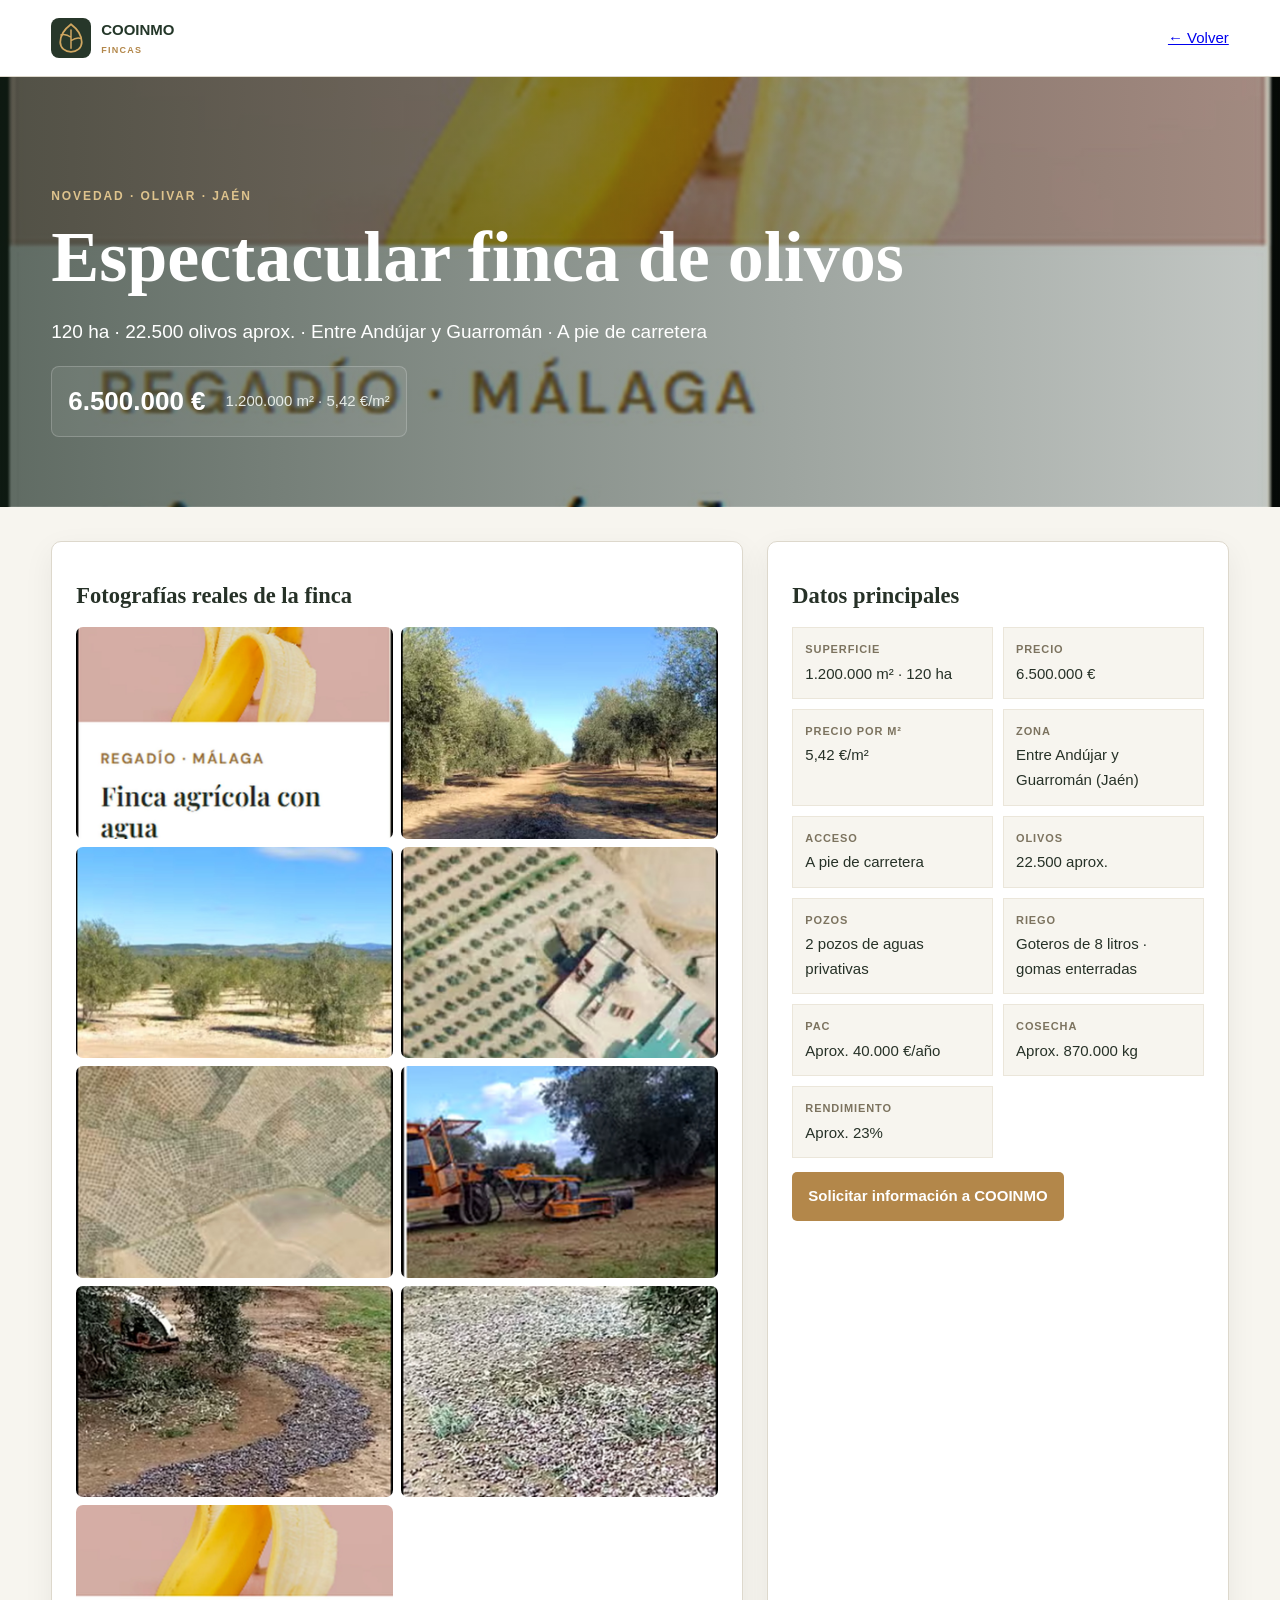
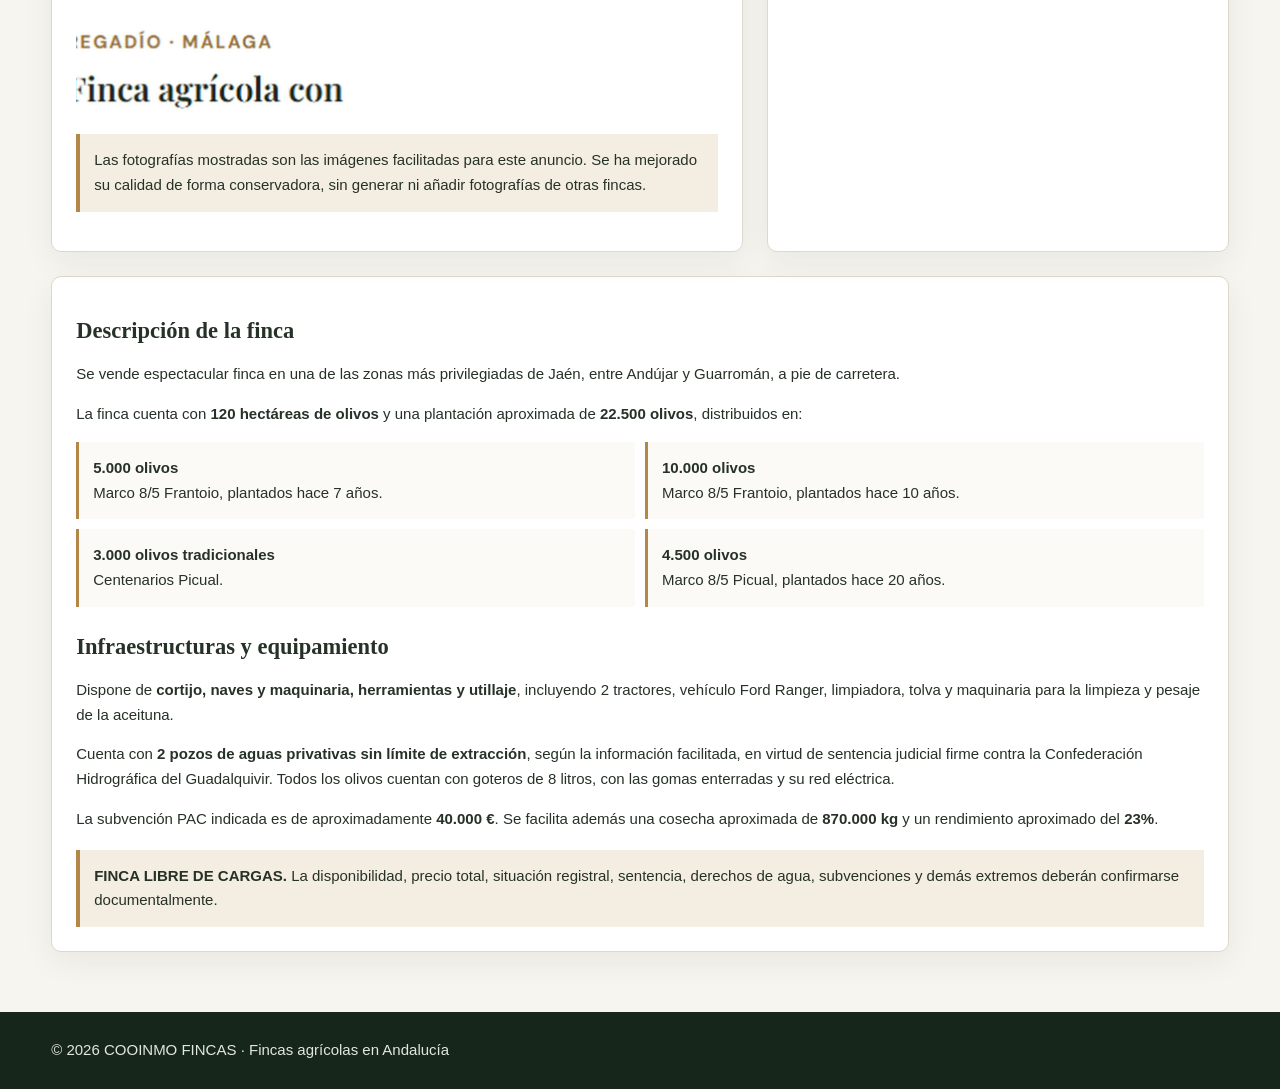
<file: finca-120ha-jaen.html>
<!doctype html>
<html lang="es"><head><meta charset="utf-8"><meta name="viewport" content="width=device-width,initial-scale=1">
<meta name="description" content="Espectacular finca de olivos de 120 ha entre Andújar y Guarromán, Jaén. 22.500 olivos, 2 pozos, cortijo, naves, maquinaria y riego por goteo.">
<title>Espectacular finca de olivos · Andújar–Guarromán · COOINMO FINCAS</title>
<link rel="icon" href="assets/logo.svg">
<style>
:root{--g:#243729;--g2:#17261b;--gold:#b3874a;--cream:#f7f5ef;--line:#ddd8cc}
*{box-sizing:border-box}body{margin:0;background:var(--cream);color:#263127;font:15px/1.65 Arial,sans-serif}.wrap{width:min(1180px,92%);margin:auto}
header{background:#fff;border-bottom:1px solid var(--line)}.nav{min-height:76px;display:flex;align-items:center;justify-content:space-between}.brand{display:flex;align-items:center;gap:10px;color:var(--g);font-weight:700;text-decoration:none}.brand img{width:40px}.brand small{display:block;color:var(--gold);font-size:9px;letter-spacing:.14em}
.hero{background-image:linear-gradient(90deg,rgba(20,37,25,.68),rgba(20,37,25,.25)),url('jaen-120ha-cover.jpg');background-size:cover;background-position:center;color:#fff;padding:110px 0 70px}.eyebrow{color:#dec38d;text-transform:uppercase;letter-spacing:.16em;font-weight:700;font-size:12px}
h1,h2{font-family:Georgia,serif;line-height:1.08}.hero h1{font-size:clamp(42px,6vw,72px);margin:12px 0}.hero p{font-size:19px;max-width:880px}.price{display:inline-flex;gap:20px;align-items:center;flex-wrap:wrap;background:#ffffff12;border:1px solid #ffffff33;padding:13px 16px;border-radius:8px}.price b{font-size:26px}.price span{color:#e7ece7}
.content{padding:34px 0 60px}.grid{display:grid;grid-template-columns:1.2fr .8fr;gap:24px}.card{background:#fff;border:1px solid var(--line);border-radius:10px;overflow:hidden;box-shadow:0 10px 30px #13221810}.pad{padding:24px}
.photos{display:grid;grid-template-columns:repeat(2,1fr);gap:8px}.photos img{width:100%;aspect-ratio:1.5;object-fit:cover;border-radius:7px;display:block;cursor:pointer}
.facts{display:grid;grid-template-columns:1fr 1fr;gap:10px}.fact{background:var(--cream);border:1px solid #ebe6da;padding:12px}.fact b{display:block;font-size:11px;text-transform:uppercase;letter-spacing:.08em;color:#7c735f;margin-bottom:3px}
.bullets{display:grid;grid-template-columns:repeat(2,1fr);gap:10px}.bullet{padding:14px;border-left:3px solid var(--gold);background:#fbfaf7}.note{margin-top:18px;background:#f4eee2;border-left:4px solid var(--gold);padding:14px}
.btn{display:inline-block;background:var(--gold);color:#fff;text-decoration:none;padding:12px 16px;border-radius:5px;font-weight:700;margin-top:14px}.lightbox{position:fixed;inset:0;background:#0c1510e6;display:none;align-items:center;justify-content:center;padding:20px;z-index:99}.lightbox.open{display:flex}.lightbox img{max-width:95vw;max-height:88vh;object-fit:contain;border-radius:8px}.close{position:fixed;top:16px;right:20px;background:#fff;border:0;border-radius:50%;width:42px;height:42px;font-size:25px;cursor:pointer}
footer{background:var(--g2);color:#e1e6df;padding:26px 0}@media(max-width:900px){.grid{grid-template-columns:1fr}.photos{grid-template-columns:1fr}.facts{grid-template-columns:1fr}.bullets{grid-template-columns:1fr}}
</style></head><body>
<header><div class="wrap nav"><a class="brand" href="index.html"><img src="assets/logo.svg" alt="COOINMO"><span>COOINMO<small>FINCAS</small></span></a><a href="index.html">← Volver</a></div></header>
<section class="hero"><div class="wrap"><div class="eyebrow">NOVEDAD · OLIVAR · JAÉN</div>
<h1>Espectacular finca de olivos</h1><p>120 ha · 22.500 olivos aprox. · Entre Andújar y Guarromán · A pie de carretera</p>
<div class="price"><b>6.500.000 €</b><span>1.200.000 m² · 5,42 €/m²</span></div></div></section>
<main class="content wrap"><div class="grid">
<section class="card"><div class="pad"><h2>Fotografías reales de la finca</h2><div class="photos">
<img src="jaen-120ha-01.jpg" alt="Olivar - fotografía 1"><img src="jaen-120ha-02.jpg" alt="Olivar - fotografía 2"><img src="jaen-120ha-03.jpg" alt="Vista aérea - fotografía 3"><img src="jaen-120ha-04.jpg" alt="Vista aérea - fotografía 4"><img src="jaen-120ha-05.jpg" alt="Maquinaria agrícola - fotografía 5"><img src="jaen-120ha-06.jpg" alt="Olivar - fotografía 6"><img src="jaen-120ha-07.jpg" alt="Olivar - fotografía 7"><img src="jaen-120ha-08.jpg" alt="Olivar - fotografía 8"><img src="jaen-120ha-cover.jpg" alt="Portada - fotografía 1 mejorada">
</div><p class="note">Las fotografías mostradas son las imágenes facilitadas para este anuncio. Se ha mejorado su calidad de forma conservadora, sin generar ni añadir fotografías de otras fincas.</p></div></section>
<aside class="card"><div class="pad"><h2>Datos principales</h2><div class="facts">
<div class="fact"><b>Superficie</b>1.200.000 m² · 120 ha</div><div class="fact"><b>Precio</b>6.500.000 €</div><div class="fact"><b>Precio por m²</b>5,42 €/m²</div><div class="fact"><b>Zona</b>Entre Andújar y Guarromán (Jaén)</div><div class="fact"><b>Acceso</b>A pie de carretera</div><div class="fact"><b>Olivos</b>22.500 aprox.</div><div class="fact"><b>Pozos</b>2 pozos de aguas privativas</div><div class="fact"><b>Riego</b>Goteros de 8 litros · gomas enterradas</div><div class="fact"><b>PAC</b>Aprox. 40.000 €/año</div><div class="fact"><b>Cosecha</b>Aprox. 870.000 kg</div><div class="fact"><b>Rendimiento</b>Aprox. 23%</div></div><a class="btn" href="index.html#contacto">Solicitar información a COOINMO</a></div></aside>
</div>
<section class="card" style="margin-top:24px"><div class="pad"><h2>Descripción de la finca</h2>
<p>Se vende espectacular finca en una de las zonas más privilegiadas de Jaén, entre Andújar y Guarromán, a pie de carretera.</p>
<p>La finca cuenta con <strong>120 hectáreas de olivos</strong> y una plantación aproximada de <strong>22.500 olivos</strong>, distribuidos en:</p>
<div class="bullets"><div class="bullet"><strong>5.000 olivos</strong><br>Marco 8/5 Frantoio, plantados hace 7 años.</div><div class="bullet"><strong>10.000 olivos</strong><br>Marco 8/5 Frantoio, plantados hace 10 años.</div><div class="bullet"><strong>3.000 olivos tradicionales</strong><br>Centenarios Picual.</div><div class="bullet"><strong>4.500 olivos</strong><br>Marco 8/5 Picual, plantados hace 20 años.</div></div>
<h2 style="margin-top:28px">Infraestructuras y equipamiento</h2>
<p>Dispone de <strong>cortijo, naves y maquinaria, herramientas y utillaje</strong>, incluyendo 2 tractores, vehículo Ford Ranger, limpiadora, tolva y maquinaria para la limpieza y pesaje de la aceituna.</p>
<p>Cuenta con <strong>2 pozos de aguas privativas sin límite de extracción</strong>, según la información facilitada, en virtud de sentencia judicial firme contra la Confederación Hidrográfica del Guadalquivir. Todos los olivos cuentan con goteros de 8 litros, con las gomas enterradas y su red eléctrica.</p>
<p>La subvención PAC indicada es de aproximadamente <strong>40.000 €</strong>. Se facilita además una cosecha aproximada de <strong>870.000 kg</strong> y un rendimiento aproximado del <strong>23%</strong>.</p>
<div class="note"><strong>FINCA LIBRE DE CARGAS.</strong> La disponibilidad, precio total, situación registral, sentencia, derechos de agua, subvenciones y demás extremos deberán confirmarse documentalmente.</div>
</div></section>
</main>
<div class="lightbox" id="lb"><button class="close" id="x">×</button><img id="big" alt="Fotografía ampliada"></div>
<footer><div class="wrap">© 2026 COOINMO FINCAS · Fincas agrícolas en Andalucía</div></footer>
<script>document.querySelectorAll('.photos img').forEach(img=>img.onclick=()=>{document.getElementById('big').src=img.src;document.getElementById('lb').classList.add('open')});function closeLb(){document.getElementById('lb').classList.remove('open')}document.getElementById('x').onclick=closeLb;document.getElementById('lb').onclick=e=>{if(e.target.id==='lb')closeLb()};document.addEventListener('keydown',e=>{if(e.key==='Escape')closeLb()});</script>
</body></html>
</file>
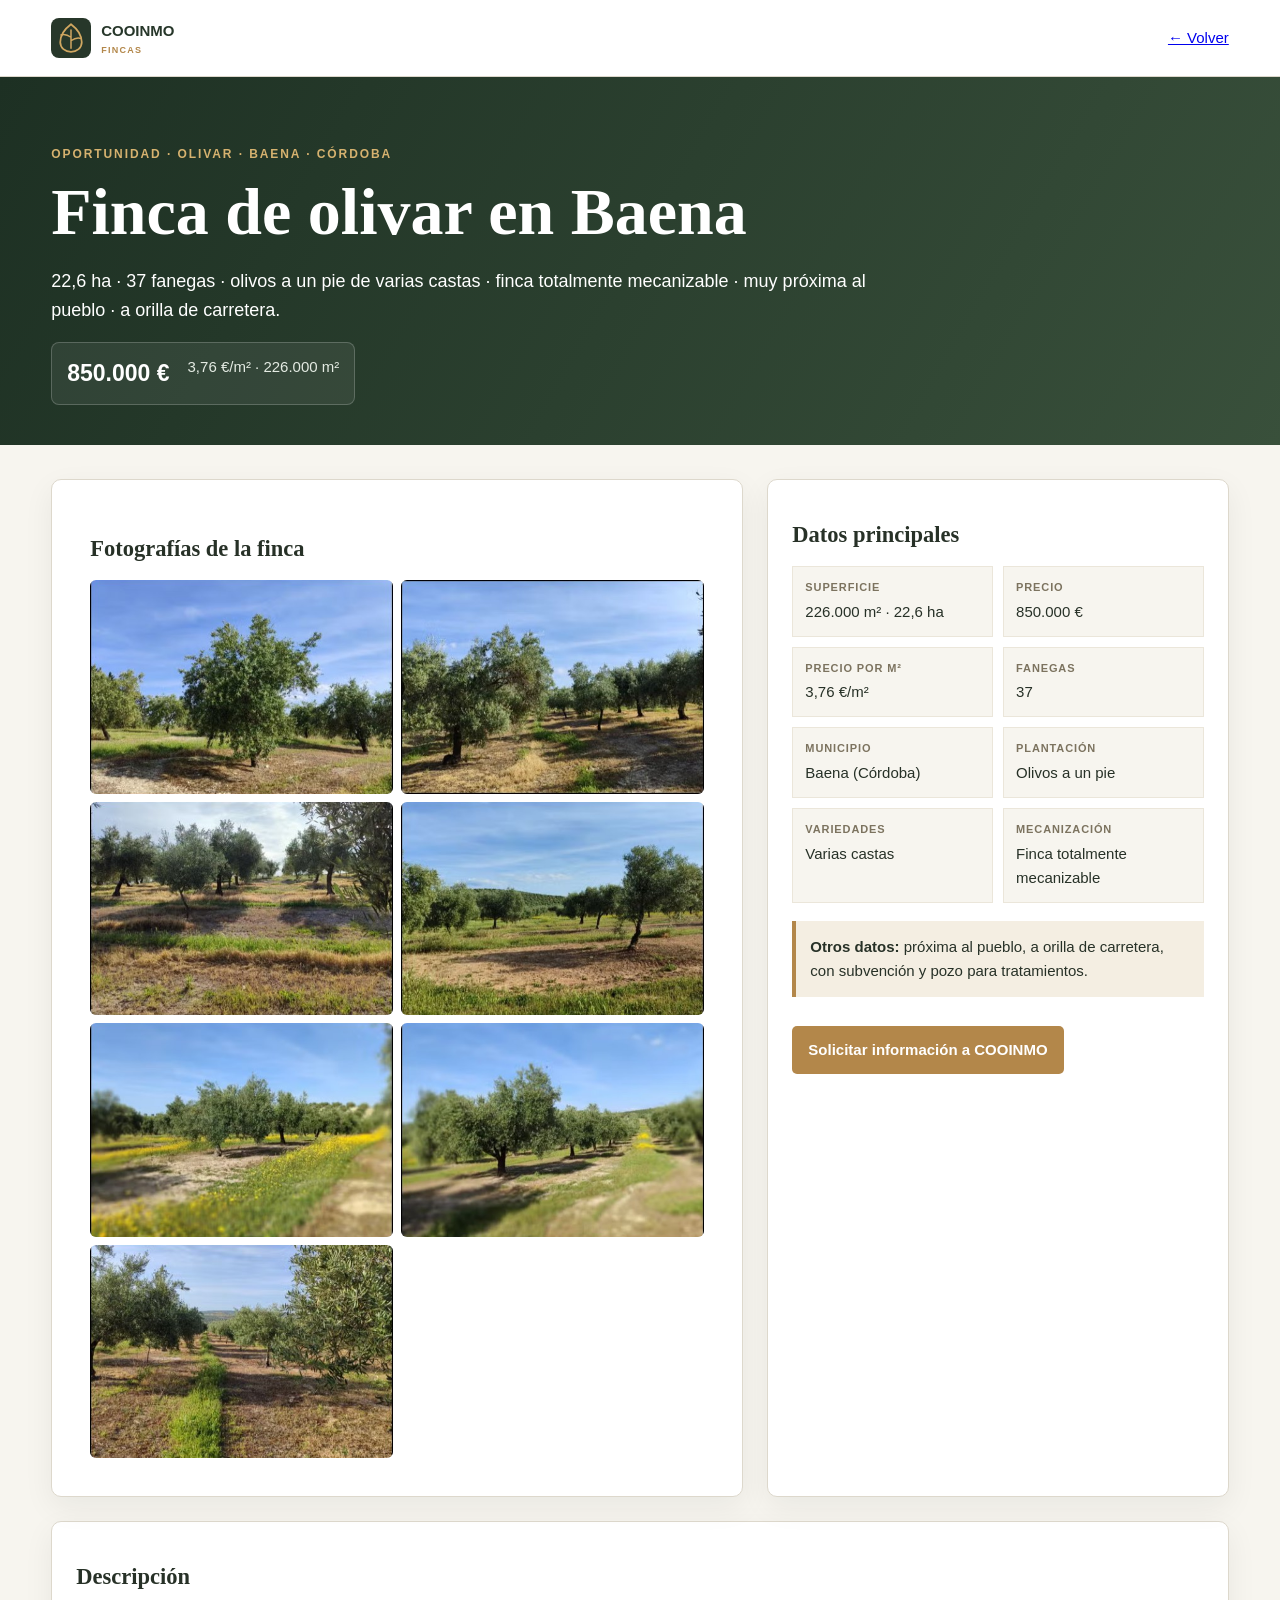
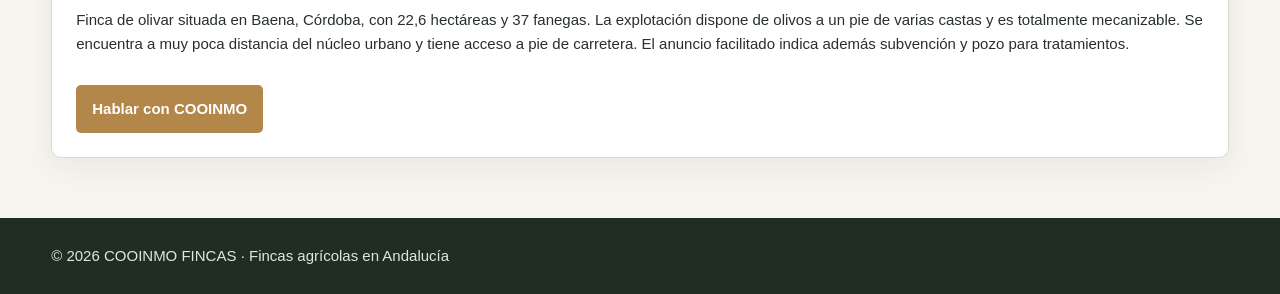
<file: finca-baena.html>
<!doctype html>
<html lang="es">
<head>
<meta charset="utf-8">
<meta name="viewport" content="width=device-width,initial-scale=1">
<title>Finca de olivar en Baena · COOINMO FINCAS</title>
<link rel="icon" href="assets/logo.svg">
<style>
:root{--g:#27372a;--gold:#b3874a;--cream:#f7f5ef;--line:#ddd8cc}
*{box-sizing:border-box}body{margin:0;background:var(--cream);color:#273127;font:15px/1.6 Arial,sans-serif}
.wrap{width:min(1180px,92%);margin:auto}header{background:#fff;border-bottom:1px solid var(--line)}
.nav{min-height:76px;display:flex;align-items:center;justify-content:space-between}.brand{display:flex;align-items:center;gap:10px;color:var(--g);font-weight:700;text-decoration:none}.brand img{width:40px}.brand small{display:block;color:var(--gold);font-size:9px;letter-spacing:.14em}
.hero{background:linear-gradient(120deg,#1d3023,#39503b);color:#fff;padding:68px 0 40px}.eyebrow{color:#d6b26f;letter-spacing:.16em;text-transform:uppercase;font-weight:700;font-size:12px}
h1,h2{font-family:Georgia,serif;line-height:1.1}.hero h1{font-size:clamp(38px,6vw,66px);margin:12px 0}.hero p{font-size:18px;max-width:850px}
.price{display:inline-flex;gap:18px;flex-wrap:wrap;border:1px solid #ffffff33;background:#ffffff12;padding:12px 15px;border-radius:8px}.price b{font-size:23px}.price span{color:#e4ebe3}
.content{padding:34px 0 60px}.grid{display:grid;grid-template-columns:1.2fr .8fr;gap:24px}.card{background:#fff;border:1px solid var(--line);border-radius:10px;overflow:hidden;box-shadow:0 10px 30px #14231810}.pad{padding:24px}
.gallery{padding:14px}.photos{display:grid;grid-template-columns:repeat(2,1fr);gap:8px}.photos img{width:100%;aspect-ratio:1.42;object-fit:cover;border-radius:6px;display:block;cursor:pointer}
.facts{display:grid;grid-template-columns:1fr 1fr;gap:10px}.fact{background:var(--cream);border:1px solid #ebe6da;padding:12px}.fact b{display:block;font-size:11px;text-transform:uppercase;letter-spacing:.08em;color:#7c735f;margin-bottom:3px}
.btn{display:inline-block;background:var(--gold);color:#fff;text-decoration:none;padding:12px 16px;border-radius:5px;font-weight:700;margin-top:14px}.note{margin-top:18px;background:#f4eee2;border-left:4px solid var(--gold);padding:14px}
.lightbox{position:fixed;inset:0;background:#0e160fcc;display:none;align-items:center;justify-content:center;padding:20px;z-index:99}.lightbox.open{display:flex}.lightbox img{max-width:95vw;max-height:88vh;object-fit:contain;border-radius:8px}.close{position:fixed;top:16px;right:20px;background:#fff;border:0;border-radius:50%;width:42px;height:42px;font-size:25px;cursor:pointer}
footer{background:#1f2d23;color:#e1e6df;padding:26px 0}
@media(max-width:900px){.grid{grid-template-columns:1fr}.photos{grid-template-columns:1fr}.facts{grid-template-columns:1fr}}
</style>
</head>
<body>
<header><div class="wrap nav"><a class="brand" href="index.html"><img src="assets/logo.svg" alt="COOINMO"><span>COOINMO<small>FINCAS</small></span></a><a href="index.html">← Volver</a></div></header>
<section class="hero"><div class="wrap">
<div class="eyebrow">OPORTUNIDAD · OLIVAR · BAENA · CÓRDOBA</div>
<h1>Finca de olivar en Baena</h1>
<p>22,6 ha · 37 fanegas · olivos a un pie de varias castas · finca totalmente mecanizable · muy próxima al pueblo · a orilla de carretera.</p>
<div class="price"><b>850.000 €</b><span>3,76 €/m² · 226.000 m²</span></div>
</div></section>

<main class="content wrap">
<div class="grid">
<section class="card gallery"><div class="pad"><h2>Fotografías de la finca</h2><div class="photos">
<img src="baena-01.jpg" alt="Olivar de Baena 1">
<img src="baena-02.jpg" alt="Olivar de Baena 2">
<img src="baena-03.jpg" alt="Olivar de Baena 3">
<img src="baena-04.jpg" alt="Olivar de Baena 4">
<img src="baena-05.jpg" alt="Olivar de Baena 5">
<img src="baena-06.jpg" alt="Olivar de Baena 6">
<img src="baena-07.jpg" alt="Olivar de Baena 7">
</div></div></section>

<aside class="card"><div class="pad"><h2>Datos principales</h2><div class="facts">
<div class="fact"><b>Superficie</b>226.000 m² · 22,6 ha</div>
<div class="fact"><b>Precio</b>850.000 €</div>
<div class="fact"><b>Precio por m²</b>3,76 €/m²</div>
<div class="fact"><b>Fanegas</b>37</div>
<div class="fact"><b>Municipio</b>Baena (Córdoba)</div>
<div class="fact"><b>Plantación</b>Olivos a un pie</div>
<div class="fact"><b>Variedades</b>Varias castas</div>
<div class="fact"><b>Mecanización</b>Finca totalmente mecanizable</div>
</div><p class="note"><strong>Otros datos:</strong> próxima al pueblo, a orilla de carretera, con subvención y pozo para tratamientos.</p><a class="btn" href="index.html#contacto">Solicitar información a COOINMO</a></div></aside>
</div>
<section class="card" style="margin-top:24px"><div class="pad"><h2>Descripción</h2><p>Finca de olivar situada en Baena, Córdoba, con 22,6 hectáreas y 37 fanegas. La explotación dispone de olivos a un pie de varias castas y es totalmente mecanizable. Se encuentra a muy poca distancia del núcleo urbano y tiene acceso a pie de carretera. El anuncio facilitado indica además subvención y pozo para tratamientos.</p><a class="btn" href="index.html#contacto">Hablar con COOINMO</a></div></section>
</main>

<div class="lightbox" id="lb"><button class="close" id="x">×</button><img id="big" alt="Fotografía ampliada"></div>
<footer><div class="wrap">© 2026 COOINMO FINCAS · Fincas agrícolas en Andalucía</div></footer>
<script>
document.querySelectorAll('.photos img').forEach(img=>img.onclick=()=>{document.getElementById('big').src=img.src;document.getElementById('lb').classList.add('open')});
function closeLb(){document.getElementById('lb').classList.remove('open')}
document.getElementById('x').onclick=closeLb;document.getElementById('lb').onclick=e=>{if(e.target.id==='lb')closeLb()};document.addEventListener('keydown',e=>{if(e.key==='Escape')closeLb()});
</script>
</body></html>
</file>
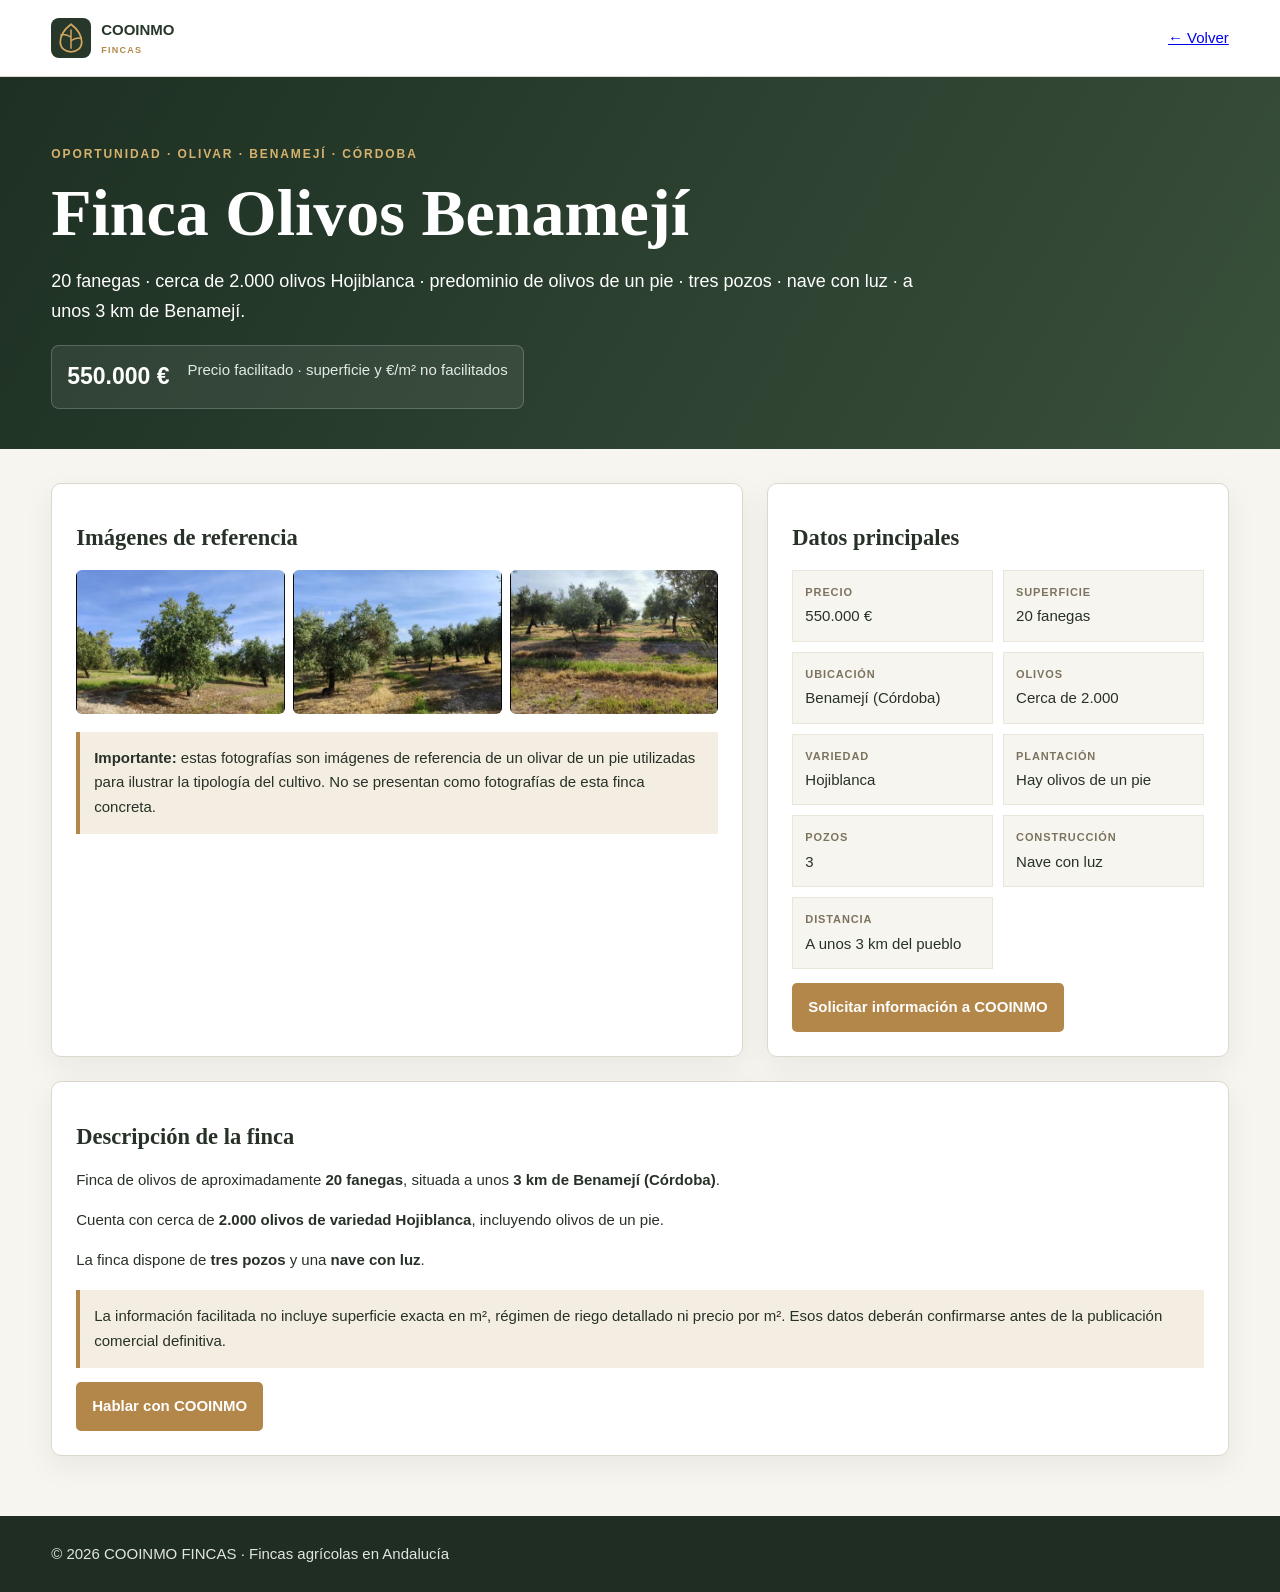
<file: finca-benameji.html>
<!doctype html>
<html lang="es"><head><meta charset="utf-8"><meta name="viewport" content="width=device-width,initial-scale=1"><title>Finca Olivos Benamejí · COOINMO FINCAS</title><link rel="icon" href="assets/logo.svg"><style>
:root{--g:#27372a;--gold:#b3874a;--cream:#f7f5ef;--line:#ddd8cc}*{box-sizing:border-box}body{margin:0;background:var(--cream);color:#273127;font:15px/1.65 Arial,sans-serif}.wrap{width:min(1180px,92%);margin:auto}header{background:#fff;border-bottom:1px solid var(--line)}.nav{min-height:76px;display:flex;align-items:center;justify-content:space-between}.brand{display:flex;align-items:center;gap:10px;color:var(--g);font-weight:700;text-decoration:none}.brand img{width:40px}.brand small{display:block;color:var(--gold);font-size:9px;letter-spacing:.14em}.hero{background:linear-gradient(120deg,#1d3023,#39503b);color:#fff;padding:68px 0 40px}.eyebrow{color:#d6b26f;letter-spacing:.16em;text-transform:uppercase;font-weight:700;font-size:12px}h1,h2{font-family:Georgia,serif;line-height:1.1}.hero h1{font-size:clamp(38px,6vw,66px);margin:12px 0}.hero p{font-size:18px;max-width:900px}.price{display:inline-flex;gap:18px;flex-wrap:wrap;border:1px solid #ffffff33;background:#ffffff12;padding:12px 15px;border-radius:8px}.price b{font-size:23px}.price span{color:#e4ebe3}.content{padding:34px 0 60px}.grid{display:grid;grid-template-columns:1.2fr .8fr;gap:24px}.card{background:#fff;border:1px solid var(--line);border-radius:10px;overflow:hidden;box-shadow:0 10px 30px #14231810}.pad{padding:24px}.photos{display:grid;grid-template-columns:repeat(3,1fr);gap:8px}.photos img{width:100%;aspect-ratio:1.45;object-fit:cover;border-radius:6px;display:block;cursor:pointer}.facts{display:grid;grid-template-columns:1fr 1fr;gap:10px}.fact{background:var(--cream);border:1px solid #ebe6da;padding:12px}.fact b{display:block;font-size:11px;text-transform:uppercase;letter-spacing:.08em;color:#7c735f;margin-bottom:3px}.btn{display:inline-block;background:var(--gold);color:#fff;text-decoration:none;padding:12px 16px;border-radius:5px;font-weight:700;margin-top:14px}.note{margin-top:18px;background:#f4eee2;border-left:4px solid var(--gold);padding:14px}.lightbox{position:fixed;inset:0;background:#0e160fcc;display:none;align-items:center;justify-content:center;padding:20px;z-index:99}.lightbox.open{display:flex}.lightbox img{max-width:95vw;max-height:88vh;object-fit:contain;border-radius:8px}.close{position:fixed;top:16px;right:20px;background:#fff;border:0;border-radius:50%;width:42px;height:42px;font-size:25px;cursor:pointer}footer{background:#1f2d23;color:#e1e6df;padding:26px 0}@media(max-width:900px){.grid{grid-template-columns:1fr}.photos{grid-template-columns:1fr 1fr}.facts{grid-template-columns:1fr}}@media(max-width:560px){.photos{grid-template-columns:1fr}}
</style></head><body>
<header><div class="wrap nav"><a class="brand" href="index.html"><img src="assets/logo.svg" alt="COOINMO"><span>COOINMO<small>FINCAS</small></span></a><a href="index.html">← Volver</a></div></header>
<section class="hero"><div class="wrap"><div class="eyebrow">OPORTUNIDAD · OLIVAR · BENAMEJÍ · CÓRDOBA</div><h1>Finca Olivos Benamejí</h1><p>20 fanegas · cerca de 2.000 olivos Hojiblanca · predominio de olivos de un pie · tres pozos · nave con luz · a unos 3 km de Benamejí.</p><div class="price"><b>550.000 €</b><span>Precio facilitado · superficie y €/m² no facilitados</span></div></div></section>
<main class="content wrap"><div class="grid"><section class="card"><div class="pad"><h2>Imágenes de referencia</h2><div class="photos"><img src="baena-01.jpg" alt="Olivar de un pie — imagen de referencia 1"><img src="baena-02.jpg" alt="Olivar de un pie — imagen de referencia 2"><img src="baena-03.jpg" alt="Olivar de un pie — imagen de referencia 3"></div><p class="note"><strong>Importante:</strong> estas fotografías son imágenes de referencia de un olivar de un pie utilizadas para ilustrar la tipología del cultivo. No se presentan como fotografías de esta finca concreta.</p></div></section>
<aside class="card"><div class="pad"><h2>Datos principales</h2><div class="facts"><div class="fact"><b>Precio</b>550.000 €</div><div class="fact"><b>Superficie</b>20 fanegas</div><div class="fact"><b>Ubicación</b>Benamejí (Córdoba)</div><div class="fact"><b>Olivos</b>Cerca de 2.000</div><div class="fact"><b>Variedad</b>Hojiblanca</div><div class="fact"><b>Plantación</b>Hay olivos de un pie</div><div class="fact"><b>Pozos</b>3</div><div class="fact"><b>Construcción</b>Nave con luz</div><div class="fact"><b>Distancia</b>A unos 3 km del pueblo</div></div><a class="btn" href="index.html#contacto">Solicitar información a COOINMO</a></div></aside></div>
<section class="card" style="margin-top:24px"><div class="pad"><h2>Descripción de la finca</h2><p>Finca de olivos de aproximadamente <strong>20 fanegas</strong>, situada a unos <strong>3 km de Benamejí (Córdoba)</strong>.</p><p>Cuenta con cerca de <strong>2.000 olivos de variedad Hojiblanca</strong>, incluyendo olivos de un pie.</p><p>La finca dispone de <strong>tres pozos</strong> y una <strong>nave con luz</strong>.</p><div class="note">La información facilitada no incluye superficie exacta en m², régimen de riego detallado ni precio por m². Esos datos deberán confirmarse antes de la publicación comercial definitiva.</div><a class="btn" href="index.html#contacto">Hablar con COOINMO</a></div></section></main>
<div class="lightbox" id="lb"><button class="close" id="x">×</button><img id="big" alt="Fotografía ampliada"></div><footer><div class="wrap">© 2026 COOINMO FINCAS · Fincas agrícolas en Andalucía</div></footer><script>document.querySelectorAll('.photos img').forEach(img=>img.onclick=()=>{document.getElementById('big').src=img.src;document.getElementById('lb').classList.add('open')});function closeLb(){document.getElementById('lb').classList.remove('open')}document.getElementById('x').onclick=closeLb;document.getElementById('lb').onclick=e=>{if(e.target.id==='lb')closeLb()};document.addEventListener('keydown',e=>{if(e.key==='Escape')closeLb()});</script></body></html>
</file>
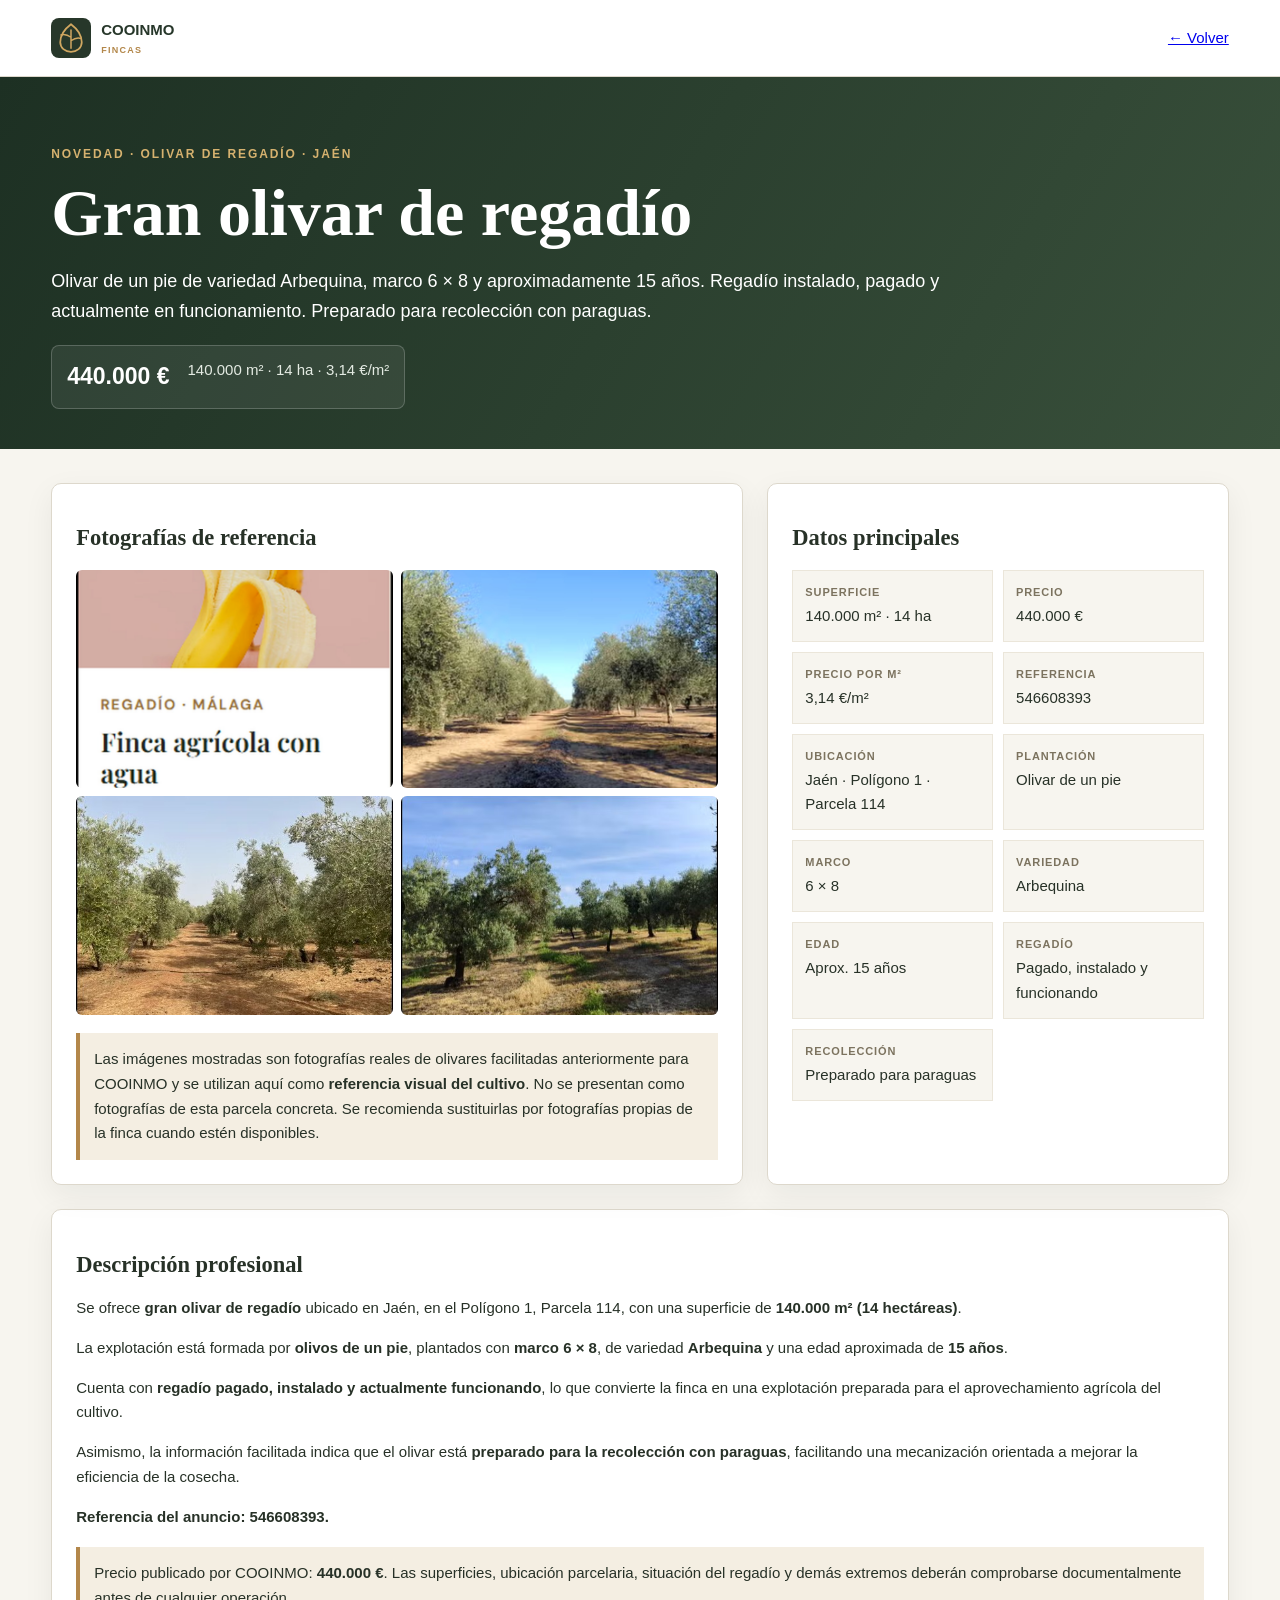
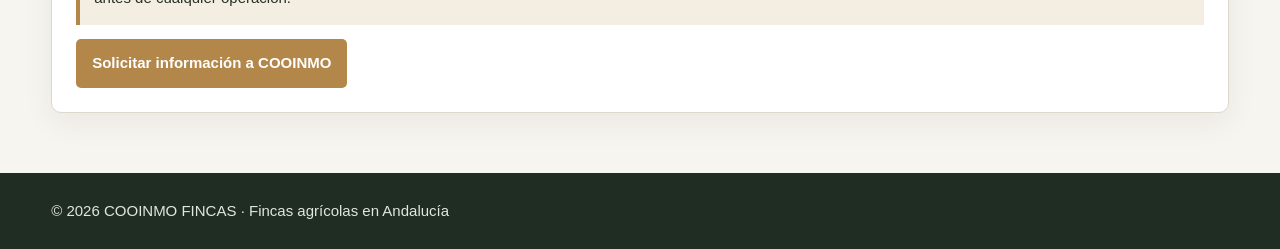
<file: finca-gran-olivar-regadio.html>
<!doctype html><html lang="es"><head><meta charset="utf-8"><meta name="viewport" content="width=device-width,initial-scale=1"><meta name="description" content="Gran olivar de regadío en Jaén: 140.000 m², olivar de un pie Arbequina de 15 años, marco 6 x 8 y regadío instalado y funcionando."><title>Gran olivar de regadío · Jaén · COOINMO FINCAS</title><link rel="icon" href="assets/logo.svg"><style>:root{--g:#27372a;--gold:#b3874a;--cream:#f7f5ef;--line:#ddd8cc}*{box-sizing:border-box}body{margin:0;background:var(--cream);color:#273127;font:15px/1.65 Arial,sans-serif}.wrap{width:min(1180px,92%);margin:auto}header{background:#fff;border-bottom:1px solid var(--line)}.nav{min-height:76px;display:flex;align-items:center;justify-content:space-between}.brand{display:flex;align-items:center;gap:10px;color:var(--g);font-weight:700;text-decoration:none}.brand img{width:40px}.brand small{display:block;color:var(--gold);font-size:9px;letter-spacing:.14em}.hero{background:linear-gradient(120deg,#1d3023,#39503b);color:#fff;padding:68px 0 40px}.eyebrow{color:#d6b26f;letter-spacing:.16em;text-transform:uppercase;font-weight:700;font-size:12px}h1,h2{font-family:Georgia,serif;line-height:1.1}.hero h1{font-size:clamp(38px,6vw,66px);margin:12px 0}.hero p{font-size:18px;max-width:900px}.price{display:inline-flex;gap:18px;flex-wrap:wrap;border:1px solid #ffffff33;background:#ffffff12;padding:12px 15px;border-radius:8px}.price b{font-size:23px}.price span{color:#e4ebe3}.content{padding:34px 0 60px}.grid{display:grid;grid-template-columns:1.2fr .8fr;gap:24px}.card{background:#fff;border:1px solid var(--line);border-radius:10px;overflow:hidden;box-shadow:0 10px 30px #14231810}.pad{padding:24px}.photos{display:grid;grid-template-columns:repeat(2,1fr);gap:8px}.photos img{width:100%;aspect-ratio:1.45;object-fit:cover;border-radius:6px;display:block;cursor:pointer}.facts{display:grid;grid-template-columns:1fr 1fr;gap:10px}.fact{background:var(--cream);border:1px solid #ebe6da;padding:12px}.fact b{display:block;font-size:11px;text-transform:uppercase;letter-spacing:.08em;color:#7c735f;margin-bottom:3px}.btn{display:inline-block;background:var(--gold);color:#fff;text-decoration:none;padding:12px 16px;border-radius:5px;font-weight:700;margin-top:14px}.note{margin-top:18px;background:#f4eee2;border-left:4px solid var(--gold);padding:14px}.lightbox{position:fixed;inset:0;background:#0e160fcc;display:none;align-items:center;justify-content:center;padding:20px;z-index:99}.lightbox.open{display:flex}.lightbox img{max-width:95vw;max-height:88vh;object-fit:contain;border-radius:8px}.close{position:fixed;top:16px;right:20px;background:#fff;border:0;border-radius:50%;width:42px;height:42px;font-size:25px;cursor:pointer}footer{background:#1f2d23;color:#e1e6df;padding:26px 0}@media(max-width:900px){.grid{grid-template-columns:1fr}.photos{grid-template-columns:1fr}.facts{grid-template-columns:1fr}}</style></head><body><header><div class="wrap nav"><a class="brand" href="index.html"><img src="assets/logo.svg" alt="COOINMO"><span>COOINMO<small>FINCAS</small></span></a><a href="index.html">← Volver</a></div></header><section class="hero"><div class="wrap"><div class="eyebrow">NOVEDAD · OLIVAR DE REGADÍO · JAÉN</div><h1>Gran olivar de regadío</h1><p>Olivar de un pie de variedad Arbequina, marco 6 × 8 y aproximadamente 15 años. Regadío instalado, pagado y actualmente en funcionamiento. Preparado para recolección con paraguas.</p><div class="price"><b>440.000 €</b><span>140.000 m² · 14 ha · 3,14 €/m²</span></div></div></section><main class="content wrap"><div class="grid"><section class="card"><div class="pad"><h2>Fotografías de referencia</h2><div class="photos"><img src="jaen-120ha-01.jpg?v=20260912-5" alt="Olivar de referencia en Jaén 1"><img src="jaen-120ha-02.jpg?v=20260912-5" alt="Olivar de referencia en Jaén 2"><img src="linares-01.jpg?v=20260912-5" alt="Olivar de referencia en Jaén 3"><img src="baena-02.jpg?v=20260912-5" alt="Olivar de referencia en Baena 4"></div><div class="note">Las imágenes mostradas son fotografías reales de olivares facilitadas anteriormente para COOINMO y se utilizan aquí como <strong>referencia visual del cultivo</strong>. No se presentan como fotografías de esta parcela concreta. Se recomienda sustituirlas por fotografías propias de la finca cuando estén disponibles.</div></div></section><aside class="card"><div class="pad"><h2>Datos principales</h2><div class="facts"><div class="fact"><b>Superficie</b>140.000 m² · 14 ha</div><div class="fact"><b>Precio</b>440.000 €</div><div class="fact"><b>Precio por m²</b>3,14 €/m²</div><div class="fact"><b>Referencia</b>546608393</div><div class="fact"><b>Ubicación</b>Jaén · Polígono 1 · Parcela 114</div><div class="fact"><b>Plantación</b>Olivar de un pie</div><div class="fact"><b>Marco</b>6 × 8</div><div class="fact"><b>Variedad</b>Arbequina</div><div class="fact"><b>Edad</b>Aprox. 15 años</div><div class="fact"><b>Regadío</b>Pagado, instalado y funcionando</div><div class="fact"><b>Recolección</b>Preparado para paraguas</div></div></div></aside></div><section class="card" style="margin-top:24px"><div class="pad"><h2>Descripción profesional</h2><p>Se ofrece <strong>gran olivar de regadío</strong> ubicado en Jaén, en el Polígono 1, Parcela 114, con una superficie de <strong>140.000 m² (14 hectáreas)</strong>.</p><p>La explotación está formada por <strong>olivos de un pie</strong>, plantados con <strong>marco 6 × 8</strong>, de variedad <strong>Arbequina</strong> y una edad aproximada de <strong>15 años</strong>.</p><p>Cuenta con <strong>regadío pagado, instalado y actualmente funcionando</strong>, lo que convierte la finca en una explotación preparada para el aprovechamiento agrícola del cultivo.</p><p>Asimismo, la información facilitada indica que el olivar está <strong>preparado para la recolección con paraguas</strong>, facilitando una mecanización orientada a mejorar la eficiencia de la cosecha.</p><p><strong>Referencia del anuncio: 546608393.</strong></p><div class="note">Precio publicado por COOINMO: <strong>440.000 €</strong>. Las superficies, ubicación parcelaria, situación del regadío y demás extremos deberán comprobarse documentalmente antes de cualquier operación.</div><a class="btn" href="index.html#contacto">Solicitar información a COOINMO</a></div></section></main><div class="lightbox" id="lb"><button class="close" id="x">×</button><img id="big" alt="Fotografía ampliada"></div><footer><div class="wrap">© 2026 COOINMO FINCAS · Fincas agrícolas en Andalucía</div></footer><script>document.querySelectorAll('.photos img').forEach(img=>img.onclick=()=>{document.getElementById('big').src=img.src;document.getElementById('lb').classList.add('open')});function closeLb(){document.getElementById('lb').classList.remove('open')}document.getElementById('x').onclick=closeLb;document.getElementById('lb').onclick=e=>{if(e.target.id==='lb')closeLb()};document.addEventListener('keydown',e=>{if(e.key==='Escape')closeLb()});</script></body></html>
</file>
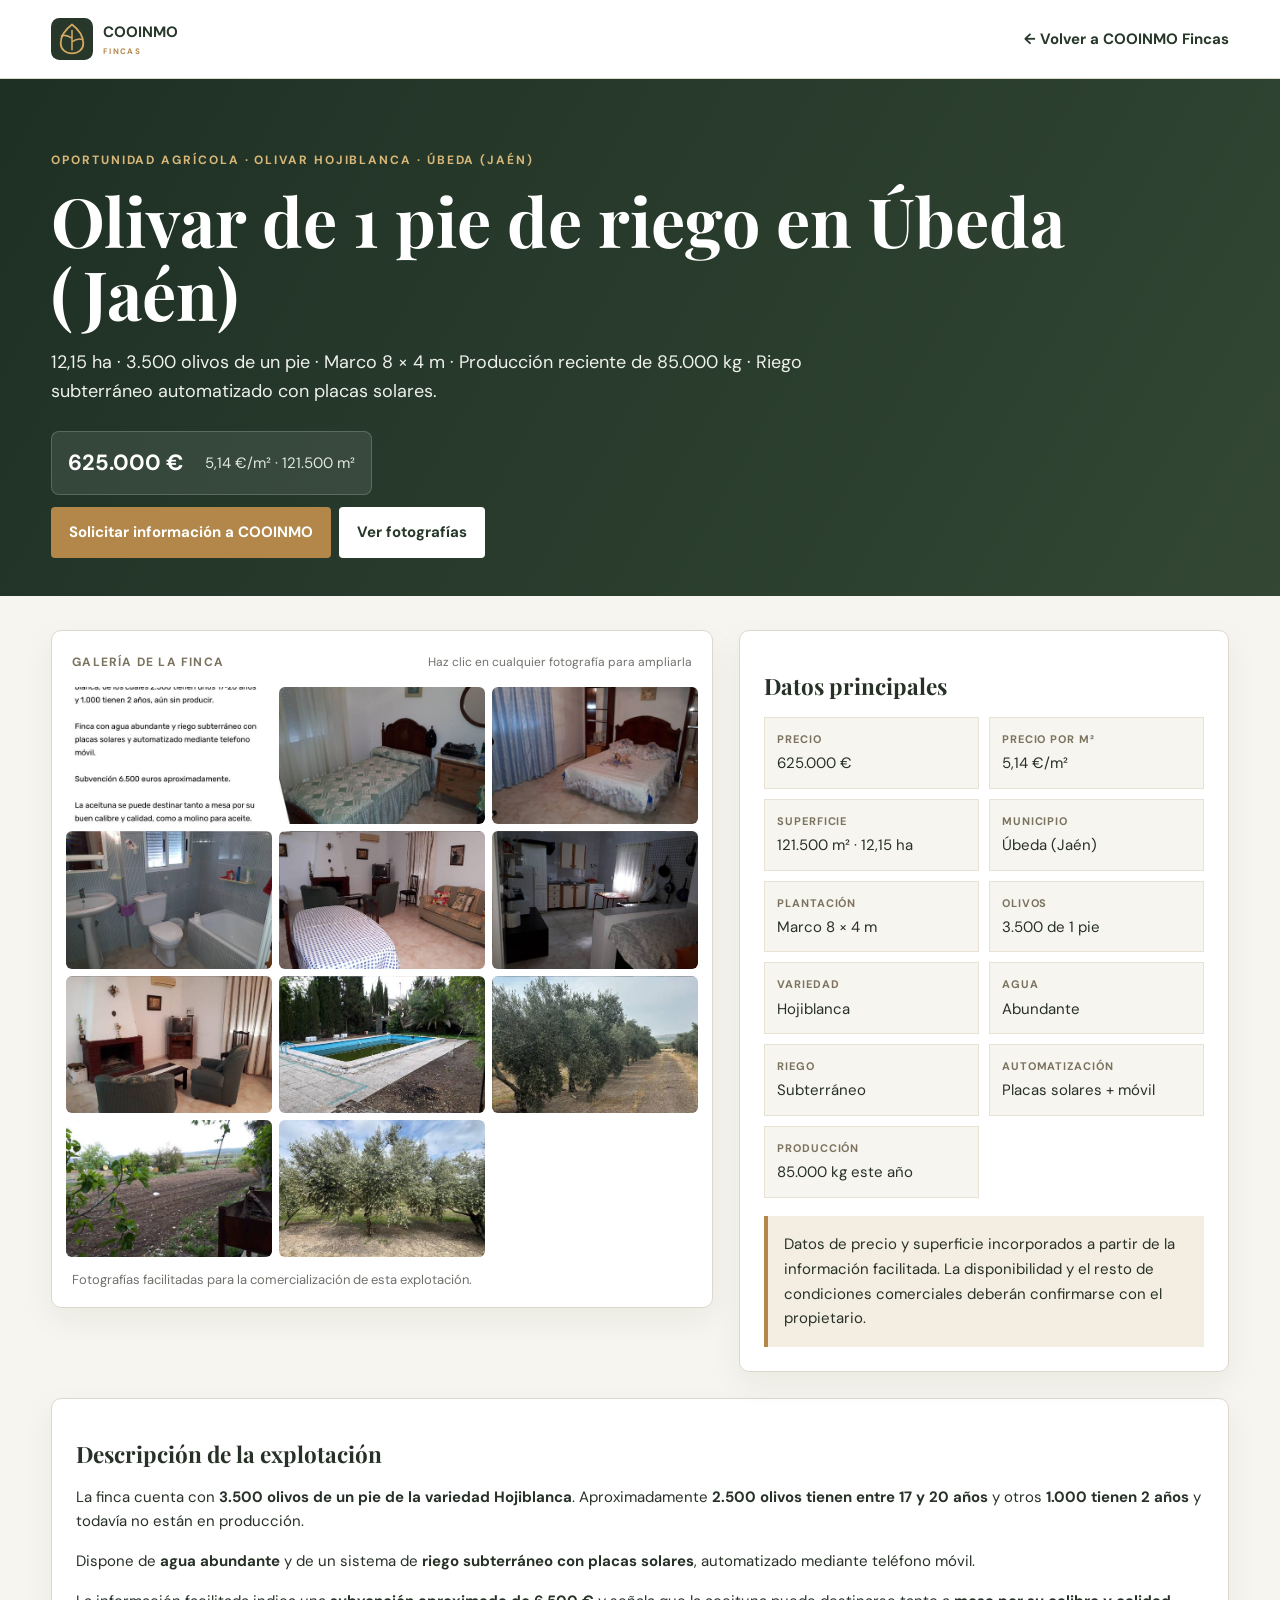
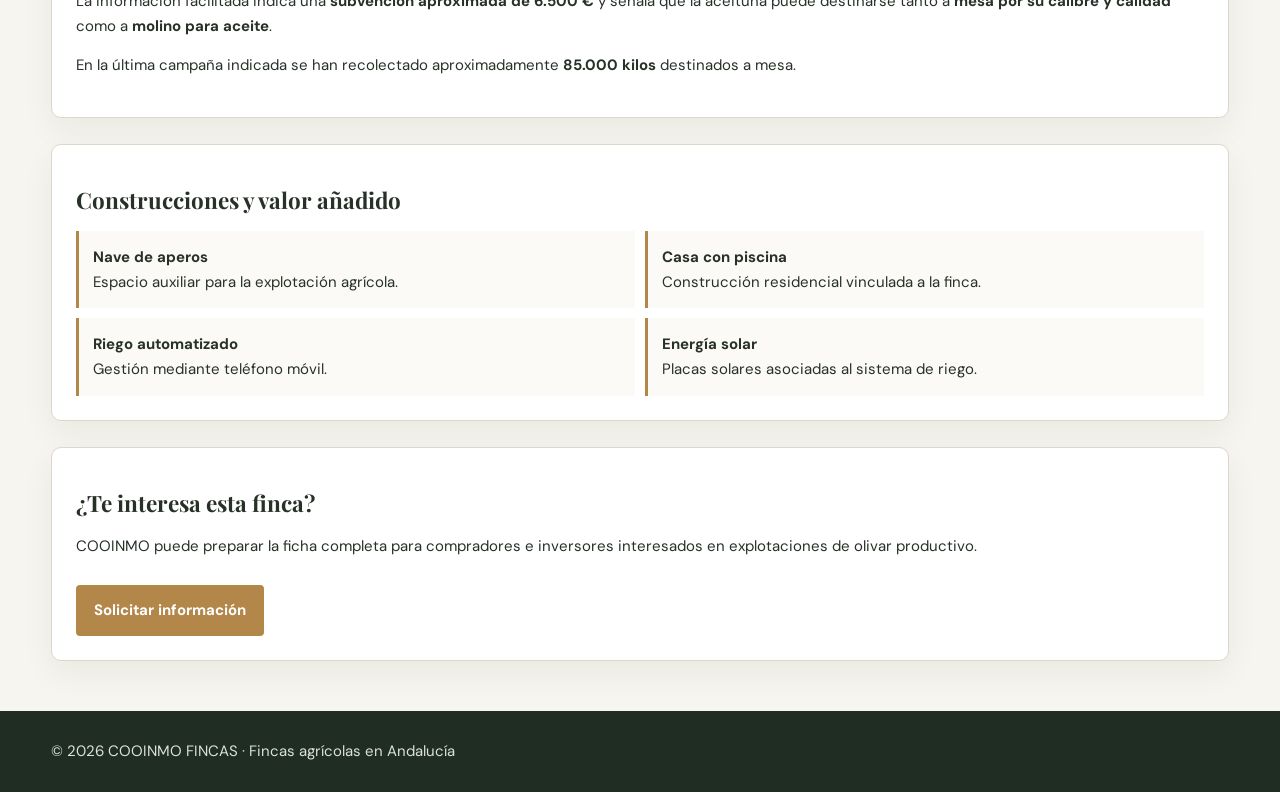
<file: finca-hojiblanca.html>
<!doctype html>
<html lang="es">
<head>
<meta charset="utf-8">
<meta name="viewport" content="width=device-width,initial-scale=1">
<meta name="description" content="COOINMO FINCAS — Olivar de 1 pie de riego en Úbeda (Jaén), 12,15 ha, 3.500 olivos Hojiblanca, agua abundante, riego subterráneo automatizado, nave de aperos y casa con piscina. Precio 625.000 €.">
<title>Olivar de 1 pie de riego en Úbeda (Jaén) · COOINMO FINCAS</title>
<link rel="icon" href="assets/logo.svg">
<link rel="preconnect" href="https://fonts.googleapis.com">
<link href="https://fonts.googleapis.com/css2?family=DM+Sans:wght@400;500;600;700&family=Playfair+Display:wght@600;700&display=swap" rel="stylesheet">
<style>
:root{--green:#27372a;--green2:#1f2d23;--gold:#b3874a;--cream:#f7f5ef;--line:#ddd8cc;--muted:#6e726b;--white:#fff}
*{box-sizing:border-box}html{scroll-behavior:smooth}body{margin:0;background:var(--cream);color:#273127;font:15px/1.65 "DM Sans",Arial,sans-serif}.wrap{width:min(1180px,92%);margin:auto}
header{background:#fff;border-bottom:1px solid var(--line);position:sticky;top:0;z-index:50}.nav{min-height:78px;display:flex;align-items:center;justify-content:space-between;gap:20px}.brand{display:flex;align-items:center;gap:10px;text-decoration:none;color:var(--green);font-weight:700}.brand img{width:42px}.brand small{display:block;color:var(--gold);letter-spacing:.16em;font-size:8px}.nav a.back{color:var(--green);text-decoration:none;font-weight:700}
.hero{padding:72px 0 38px;background:linear-gradient(120deg,#1e3024,#334734);color:#fff}.eyebrow{color:#d8b779;text-transform:uppercase;letter-spacing:.16em;font-weight:700;font-size:12px}.hero h1,h2{font-family:"Playfair Display",Georgia,serif;line-height:1.08}.hero h1{font-size:clamp(38px,6vw,68px);margin:12px 0}.hero p{max-width:850px;font-size:18px;color:#eef1ea}.cta{display:inline-block;background:var(--gold);color:#fff;text-decoration:none;padding:13px 18px;border-radius:4px;font-weight:700;margin-top:12px}.cta.secondary{background:#fff;color:var(--green);margin-left:8px}
.priceBox{display:inline-flex;gap:22px;align-items:center;flex-wrap:wrap;background:rgba(255,255,255,.09);border:1px solid rgba(255,255,255,.18);padding:13px 16px;border-radius:8px;margin-top:6px}.priceBox strong{font-size:22px;color:#fff}.priceBox span{color:#dfe7df}
.content{padding:34px 0 50px}.grid{display:grid;grid-template-columns:1.15fr .85fr;gap:26px;align-items:start}.card{background:#fff;border:1px solid var(--line);border-radius:10px;overflow:hidden;box-shadow:0 12px 32px rgba(20,35,24,.06)}.card .pad{padding:24px}
.galleryWrap{padding:14px;background:#fff}.galleryHead{display:flex;justify-content:space-between;align-items:center;padding:8px 6px 14px}.galleryHead b{font-size:12px;letter-spacing:.1em;text-transform:uppercase;color:#7b735f}.galleryHead span{font-size:12px;color:var(--muted)}
.gallery{display:grid;grid-template-columns:repeat(3,1fr);gap:7px}.shot{aspect-ratio:1.5;border:0;border-radius:6px;cursor:pointer;background-image:url('galeria-hojiblanca.jpg');background-size:300% 400%;background-repeat:no-repeat;transition:transform .18s ease,filter .18s ease}.shot:hover{transform:scale(1.015);filter:brightness(1.04)}
.s01{background-position:0% 0%}.s02{background-position:50% 0%}.s03{background-position:100% 0%}.s04{background-position:0% 33.333%}.s05{background-position:50% 33.333%}.s06{background-position:100% 33.333%}.s07{background-position:0% 66.666%}.s08{background-position:50% 66.666%}.s09{background-position:100% 66.666%}.s10{background-position:0% 100%}.s11{background-position:50% 100%}
.galleryNote{padding:12px 6px 2px;color:var(--muted);font-size:13px}.facts{display:grid;grid-template-columns:1fr 1fr;gap:10px;margin:14px 0}.fact{background:var(--cream);padding:12px;border:1px solid #e8e2d5}.fact b{display:block;font-size:11px;text-transform:uppercase;letter-spacing:.08em;color:#7b735f;margin-bottom:3px}.bullets{display:grid;grid-template-columns:1fr 1fr;gap:10px}.bullet{padding:14px;border-left:3px solid var(--gold);background:#fbfaf7}.note{background:#f4eee2;border-left:4px solid var(--gold);padding:16px;margin-top:18px}
.lightbox{position:fixed;inset:0;background:rgba(11,18,13,.88);display:none;align-items:center;justify-content:center;z-index:100;padding:24px}.lightbox.open{display:flex}.lightInner{width:min(1100px,96vw);height:min(78vh,760px);position:relative}.lightImg{width:100%;height:100%;background-image:url('galeria-hojiblanca.jpg');background-size:300% 400%;background-repeat:no-repeat;border-radius:10px;box-shadow:0 30px 80px rgba(0,0,0,.35)}.close{position:absolute;top:-10px;right:-10px;width:42px;height:42px;border-radius:50%;border:0;background:#fff;color:var(--green);font-size:26px;cursor:pointer}.lightbar{position:absolute;left:16px;bottom:16px;right:16px;display:flex;justify-content:space-between;align-items:center;color:#fff;font-size:12px;background:rgba(0,0,0,.35);padding:8px 12px;border-radius:6px}
footer{background:var(--green2);color:#dce1da;padding:28px 0;margin-top:0}footer a{color:#fff}@media(max-width:900px){.grid{grid-template-columns:1fr}.gallery{grid-template-columns:repeat(2,1fr)}.bullets{grid-template-columns:1fr}.facts{grid-template-columns:1fr}.priceBox{width:100%}}
</style>
</head>
<body>
<header><div class="wrap nav"><a class="brand" href="index.html"><img src="assets/logo.svg" alt="COOINMO"><span>COOINMO<small>FINCAS</small></span></a><a class="back" href="index.html">← Volver a COOINMO Fincas</a></div></header>
<section class="hero"><div class="wrap"><div class="eyebrow">OPORTUNIDAD AGRÍCOLA · OLIVAR HOJIBLANCA · ÚBEDA (JAÉN)</div><h1>Olivar de 1 pie de riego en Úbeda (Jaén)</h1><p>12,15 ha · 3.500 olivos de un pie · Marco 8 × 4 m · Producción reciente de 85.000 kg · Riego subterráneo automatizado con placas solares.</p><div class="priceBox"><strong>625.000 €</strong><span>5,14 €/m² · 121.500 m²</span></div><div><a class="cta" href="index.html#contacto">Solicitar información a COOINMO</a><a class="cta secondary" href="#galeria">Ver fotografías</a></div></div></section>
<main class="content wrap"><div class="grid">
<section class="card galleryWrap" id="galeria"><div class="galleryHead"><b>Galería de la finca</b><span>Haz clic en cualquier fotografía para ampliarla</span></div><div class="gallery">
<button class="shot s01" data-pos="0% 0%" aria-label="Fotografía 1"></button><button class="shot s02" data-pos="50% 0%" aria-label="Fotografía 2"></button><button class="shot s03" data-pos="100% 0%" aria-label="Fotografía 3"></button><button class="shot s04" data-pos="0% 33.333%" aria-label="Fotografía 4"></button><button class="shot s05" data-pos="50% 33.333%" aria-label="Fotografía 5"></button><button class="shot s06" data-pos="100% 33.333%" aria-label="Fotografía 6"></button><button class="shot s07" data-pos="0% 66.666%" aria-label="Fotografía 7"></button><button class="shot s08" data-pos="50% 66.666%" aria-label="Fotografía 8"></button><button class="shot s09" data-pos="100% 66.666%" aria-label="Fotografía 9"></button><button class="shot s10" data-pos="0% 100%" aria-label="Fotografía 10"></button><button class="shot s11" data-pos="50% 100%" aria-label="Fotografía 11"></button></div><div class="galleryNote">Fotografías facilitadas para la comercialización de esta explotación.</div></section>
<aside class="card"><div class="pad"><h2>Datos principales</h2><div class="facts"><div class="fact"><b>Precio</b>625.000 €</div><div class="fact"><b>Precio por m²</b>5,14 €/m²</div><div class="fact"><b>Superficie</b>121.500 m² · 12,15 ha</div><div class="fact"><b>Municipio</b>Úbeda (Jaén)</div><div class="fact"><b>Plantación</b>Marco 8 × 4 m</div><div class="fact"><b>Olivos</b>3.500 de 1 pie</div><div class="fact"><b>Variedad</b>Hojiblanca</div><div class="fact"><b>Agua</b>Abundante</div><div class="fact"><b>Riego</b>Subterráneo</div><div class="fact"><b>Automatización</b>Placas solares + móvil</div><div class="fact"><b>Producción</b>85.000 kg este año</div></div><div class="note">Datos de precio y superficie incorporados a partir de la información facilitada. La disponibilidad y el resto de condiciones comerciales deberán confirmarse con el propietario.</div></div></aside>
</div>
<section class="card" style="margin-top:26px"><div class="pad"><h2>Descripción de la explotación</h2><p>La finca cuenta con <strong>3.500 olivos de un pie de la variedad Hojiblanca</strong>. Aproximadamente <strong>2.500 olivos tienen entre 17 y 20 años</strong> y otros <strong>1.000 tienen 2 años</strong> y todavía no están en producción.</p><p>Dispone de <strong>agua abundante</strong> y de un sistema de <strong>riego subterráneo con placas solares</strong>, automatizado mediante teléfono móvil.</p><p>La información facilitada indica una <strong>subvención aproximada de 6.500 €</strong> y señala que la aceituna puede destinarse tanto a <strong>mesa por su calibre y calidad</strong> como a <strong>molino para aceite</strong>.</p><p>En la última campaña indicada se han recolectado aproximadamente <strong>85.000 kilos</strong> destinados a mesa.</p></div></section>
<section class="card" style="margin-top:26px"><div class="pad"><h2>Construcciones y valor añadido</h2><div class="bullets"><div class="bullet"><strong>Nave de aperos</strong><br>Espacio auxiliar para la explotación agrícola.</div><div class="bullet"><strong>Casa con piscina</strong><br>Construcción residencial vinculada a la finca.</div><div class="bullet"><strong>Riego automatizado</strong><br>Gestión mediante teléfono móvil.</div><div class="bullet"><strong>Energía solar</strong><br>Placas solares asociadas al sistema de riego.</div></div></div></section>
<section class="card" style="margin-top:26px"><div class="pad"><h2>¿Te interesa esta finca?</h2><p>COOINMO puede preparar la ficha completa para compradores e inversores interesados en explotaciones de olivar productivo.</p><a class="cta" href="index.html#contacto">Solicitar información</a></div></section>
</main>
<div class="lightbox" id="lightbox" aria-hidden="true"><div class="lightInner"><button class="close" id="closeLight" aria-label="Cerrar">×</button><div class="lightImg" id="lightImg"></div><div class="lightbar"><span id="count">Fotografía</span><span>ESC para cerrar</span></div></div></div>
<footer><div class="wrap">© 2026 COOINMO FINCAS · Fincas agrícolas en Andalucía</div></footer>
<script>(function(){const lb=document.getElementById('lightbox'),img=document.getElementById('lightImg'),close=document.getElementById('closeLight'),count=document.getElementById('count'),shots=[...document.querySelectorAll('.shot')];shots.forEach((s,i)=>s.addEventListener('click',()=>{img.style.backgroundPosition=s.dataset.pos;count.textContent='Fotografía '+(i+1)+' de '+shots.length;lb.classList.add('open');lb.setAttribute('aria-hidden','false')}));function c(){lb.classList.remove('open');lb.setAttribute('aria-hidden','true')}close.addEventListener('click',c);lb.addEventListener('click',e=>{if(e.target===lb)c()});document.addEventListener('keydown',e=>{if(e.key==='Escape')c()})})();</script>
</body></html>
</file>
